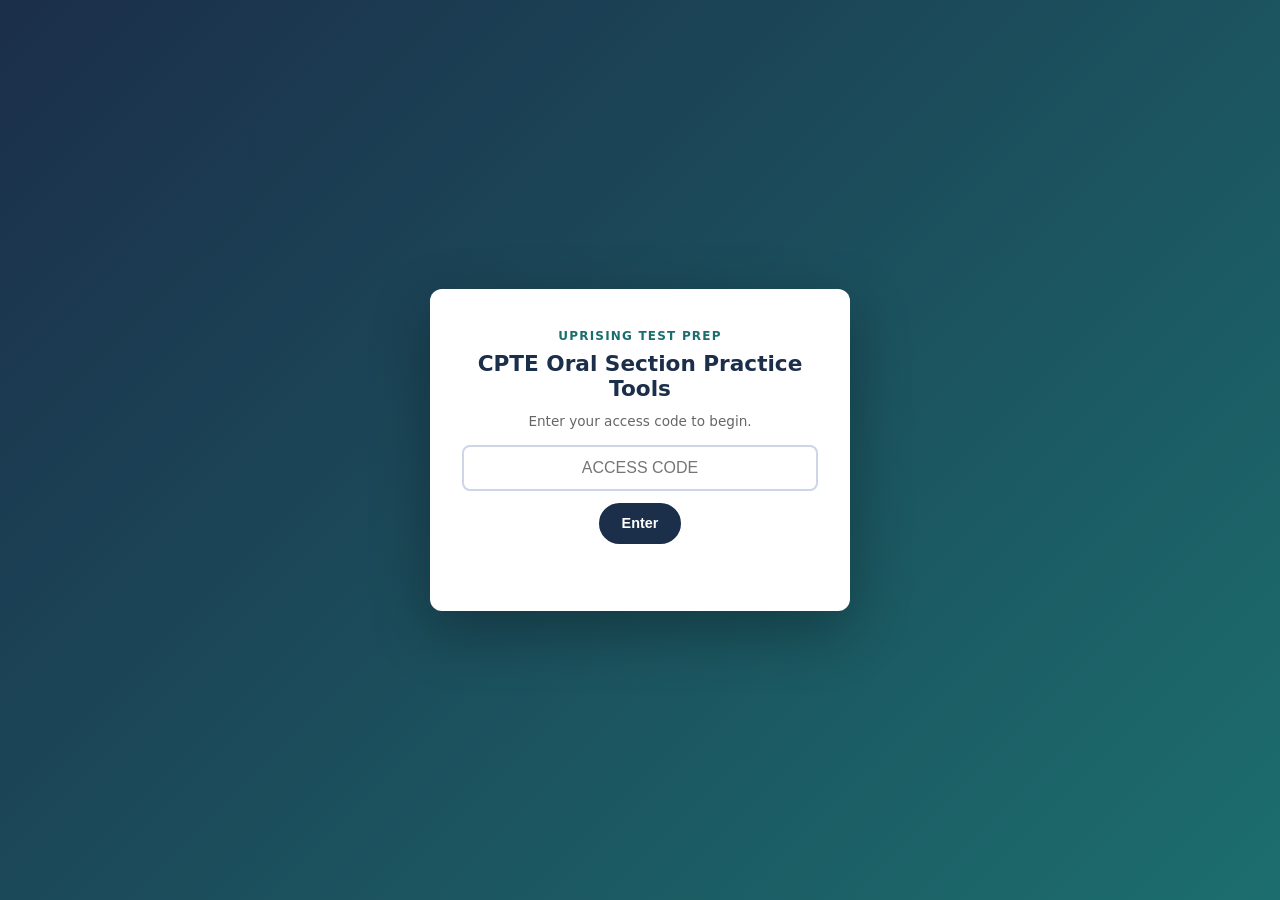
<file: index.html>
<!DOCTYPE html>
<html lang="en">
<head>
<meta charset="UTF-8">
<meta name="viewport" content="width=device-width, initial-scale=1.0">
<title>CPTE Oral Section Case Rehearsal &amp; Question Practice</title>
<link rel="stylesheet" href="style.css">
</head>
<body>

<div id="gate-screen" class="screen">
  <div class="gate-box">
    <div class="brand">Uprising Test Prep</div>
    <h1>CPTE Oral Section Practice Tools</h1>
    <p class="muted">Enter your access code to begin.</p>
    <input id="access-code-input" type="text" placeholder="Access Code" autocomplete="off">
    <button id="gate-submit" class="btn btn-primary">Enter</button>
    <p id="gate-error" class="error"></p>
  </div>
</div>

<div id="mode-screen" class="screen" style="display:none">
  <div class="mode-grid">
    <div class="mode-card" id="mode-cases">
      <h2>Single Case Rehearsal</h2>
      <p>60 practice cases. Read the client profile, clinical scenario and three
      questions, then answer aloud against a real 15-minute clock. Afterwards
      reveal the examiner checklist, performance scale and model spoken answer
      and score yourself.</p>
    </div>
    <div class="mode-card" id="mode-mock">
      <h2>Full Mock Oral Section</h2>
      <p>Sit all 10 cases of a mock back to back, 15 minutes each, with no
      pauses and nothing revealed until the end. Then review and score each
      case for a total out of 150.</p>
    </div>
    <div class="mode-card" id="mode-mcq">
      <h2>Supplementary Question Practice</h2>
      <p>500 knowledge-check questions. The real Oral Section has no multiple
      choice at all, so use this only to drill the facts behind the cases,
      never as a model of the real format.</p>
    </div>
  </div>
</div>

<div id="list-screen" class="screen" style="display:none">
  <header class="app-header">
    <div>
      <div class="brand">Uprising Test Prep</div>
      <h1>60 Practice Cases</h1>
    </div>
    <div class="header-actions">
      <a href="#" id="back-to-mode-from-list" class="btn btn-ghost">Modes</a>
      <a href="flashcards/index.html" target="_blank" class="btn btn-ghost">Flashcards</a>
    </div>
  </header>
  <div class="filters">
    <select id="filter-mock"><option value="">All Mocks</option></select>
    <select id="filter-area"><option value="">All Areas of Practice</option></select>
    <span id="case-count" class="muted"></span>
  </div>
  <div id="case-list" class="station-list"></div>
</div>

<div id="mockpick-screen" class="screen" style="display:none">
  <header class="app-header">
    <button id="back-to-mode-from-mockpick" class="btn btn-ghost">&#8592; Modes</button>
    <div>Full Mock Oral Section</div>
  </header>
  <div class="station-body">
    <section class="panel">
      <h2>Choose a mock</h2>
      <p class="muted">Allow 2 hours 30 minutes. Each case gets exactly 15 minutes. Reading, planning and
      speaking all happen inside the 15 minutes, as on the real exam. Answer out loud. When the clock
      ends the case is closed and you move on, even mid-sentence.</p>
      <div id="mock-buttons" class="timer-controls"></div>
    </section>
  </div>
</div>

<div id="case-screen" class="screen" style="display:none">
  <header class="app-header">
    <button id="back-to-list" class="btn btn-ghost">&#8592; All Cases</button>
    <div id="case-title-header"></div>
  </header>
  <div class="station-body">
    <div class="meta-row">
      <span id="case-area-badge" class="badge"></span>
      <span id="case-mock-badge" class="badge"></span>
    </div>

    <section class="panel timer-panel">
      <div class="mock-bar"><h2>Case Clock</h2><span id="mock-progress" class="muted"></span></div>
      <p class="muted timer-howto" id="timer-howto">
        Read the case below, then click <strong>Start 15-Minute Clock</strong>. The 15 minutes include
        reading, planning and speaking. Answer the three questions aloud, in order. The examiners give
        no time warnings, but this clock does turn amber at 3 minutes and red at 1 minute.
      </p>
      <div id="timer-display" class="big">15:00</div>
      <div id="timer-label" class="muted">Ready</div>
      <div class="timer-controls">
        <button id="timer-start" class="btn btn-primary">Start 15-Minute Clock</button>
        <button id="timer-reset" class="btn btn-ghost">Reset</button>
        <button id="next-case-btn" class="btn btn-primary hidden">Next Case &#8594;</button>
      </div>
    </section>

    <div id="candidate-resource">
      <section class="panel"><h2>Client Profile</h2><p id="case-profile" class="profile-text"></p></section>
      <section class="panel"><h2>Clinical Scenario</h2><p id="case-scenario" class="profile-text"></p></section>
      <section class="panel"><h2>Case Questions <span class="muted">(answer aloud, in this order)</span></h2>
        <div id="case-questions"></div></section>
      <section class="panel"><h2>Notes <span class="muted">(like the exam platform's notes tool)</span></h2>
        <textarea id="case-notes" rows="6" style="width:100%" placeholder="Plan your answers here"></textarea></section>
    </div>

    <section class="panel" id="reveal-panel">
      <button id="reveal-btn" class="btn btn-primary btn-block">Reveal Checklist, Scale and Model Answer</button>
    </section>

    <section id="answer-section" class="panel answer-section" style="display:none">
      <h2>Review and Score Yourself</h2>
      <p class="note">Tick every checklist item you actually said. Choose the scale level that best describes your
      reasoning. This practice scoring (3 points from the checklist, 2 from the scale, per question) is the
      publisher's own, not CAPR's allocation.</p>
      <div id="review-container"></div>
      <div class="score-box" id="case-score"></div>
      <div class="domain-block"><h3>Safety or Professional Point Built Into the Case</h3><p id="safety-point-text"></p></div>
      <div class="domain-block"><h3>Common Candidate Errors</h3><p id="common-errors-text"></p></div>
      <div class="domain-block"><h3>Examiner Notes</h3><p id="examiner-notes-text"></p></div>
    </section>
  </div>
</div>

<div id="mockreview-screen" class="screen" style="display:none">
  <header class="app-header">
    <button id="back-to-mode-from-review" class="btn btn-ghost">&#8592; Modes</button>
    <div id="mockreview-title">Mock Review</div>
  </header>
  <div class="station-body">
    <section class="panel">
      <h2>Mock complete</h2>
      <p class="muted">Open each case to reveal the checklist, scale and model answer and score yourself. Your total out of 150 appears here as you score.</p>
      <div id="mock-total" class="score-box"></div>
      <div id="mock-case-list" class="station-list"></div>
    </section>
  </div>
</div>

<div id="mcq-screen" class="screen" style="display:none">
  <header class="app-header">
    <button id="back-to-mode-from-mcq" class="btn btn-ghost">&#8592; Modes</button>
    <div id="mcq-title-header">Question Practice</div>
  </header>
  <div class="mcq-body">
    <div class="filters" style="padding-left:0;padding-right:0">
      <select id="mcq-filter-area"><option value="">All Areas</option></select>
    </div>
    <div class="mcq-progress" id="mcq-progress"></div>
    <div class="panel">
      <p id="mcq-question" style="font-weight:600; margin-bottom: 0.5rem;"></p>
      <div class="mcq-options" id="mcq-options-container"></div>
      <div id="mcq-explanation" style="display:none"><p id="mcq-explanation-text"></p></div>
      <div class="mcq-nav">
        <button id="mcq-prev" class="btn btn-ghost">&#8592; Previous</button>
        <button id="mcq-next" class="btn btn-primary">Next &#8594;</button>
      </div>
    </div>
    <div id="mcq-score"></div>
  </div>
</div>

<script src="app.js"></script>
</body>
</html>
</file>
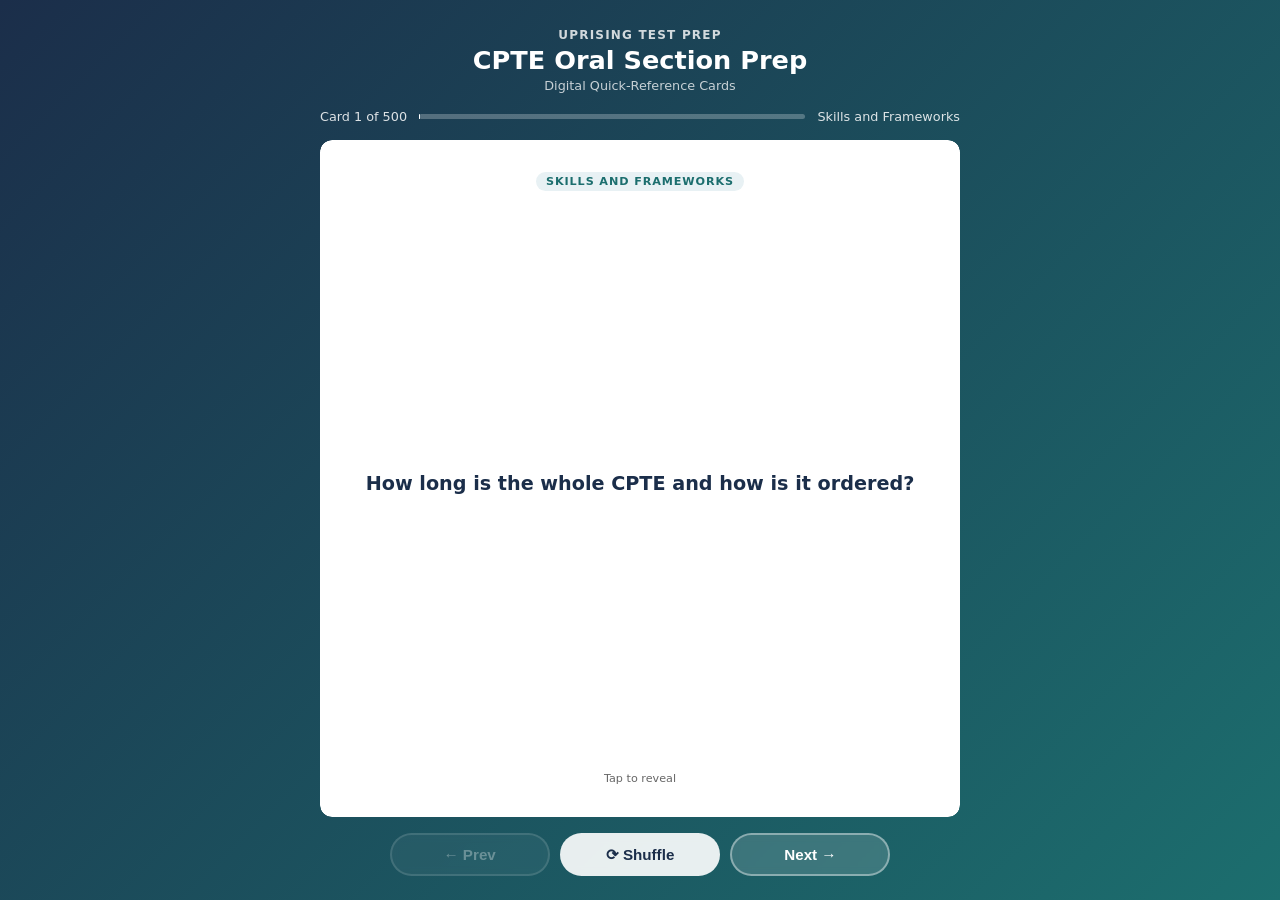
<file: flashcards/index.html>
<!DOCTYPE html>
<html lang="en">
<head>
  <meta charset="UTF-8">
  <meta name="viewport" content="width=device-width, initial-scale=1.0">
  <title>CPTE Oral Section Exam Prep, Flashcards</title>
  <style>
    :root {
      --blue:   #1B2E4A;
      --teal:   #1C6E6E;
      --ltblue: #E8F1F4;
      --white:  #FFFFFF;
      --text:   #1A1A1A;
      --muted:  #666;
      --radius: 12px;
    }
    * { box-sizing: border-box; margin: 0; padding: 0; }
    html, body { height: 100%; }
    body {
      font-family: 'Segoe UI', system-ui, sans-serif;
      background: linear-gradient(135deg, var(--blue) 0%, var(--teal) 100%);
      height: 100dvh;
      max-height: 100dvh;
      overflow: hidden;
      display: flex;
      flex-direction: column;
      align-items: center;
      padding: 1.25rem 1rem 1rem;
      gap: 0.75rem;
      overflow-x: hidden;
    }
    header { text-align: center; color: #fff; flex-shrink: 0; }
    header .brand { font-size: 0.75rem; font-weight: 700; letter-spacing: 0.1em; opacity: 0.8; text-transform: uppercase; }
    header h1 { font-size: 1.3rem; font-weight: 800; margin-top: 0.2rem; }
    header .subtitle { font-size: 0.8rem; opacity: 0.75; margin-top: 0.15rem; }
    #progress-info {
      display: flex; align-items: center; gap: 0.75rem;
      color: rgba(255,255,255,0.85); font-size: 0.8rem;
      flex-shrink: 0; width: 100%; max-width: 640px;
    }
    #progress-bar-track {
      flex: 1; background: rgba(255,255,255,0.25);
      border-radius: 4px; height: 5px;
    }
    #progress-bar-fill { height: 100%; background: #fff; border-radius: 4px; transition: width 0.3s; }
    .card-scene {
      width: 100%; max-width: 640px;
      perspective: 1200px;
      cursor: pointer;
      flex: 1; min-height: 0;
      display: flex; flex-direction: column;
      overflow: hidden;
      border-radius: var(--radius);
    }
    .card-inner {
      position: relative; width: 100%;
      flex: 1; min-height: 0;
      transition: transform 0.55s cubic-bezier(.4,0,.2,1);
      transform-style: preserve-3d;
    }
    .card-scene.flipped .card-inner { transform: rotateY(180deg); }
    .card-face {
      position: absolute; inset: 0;
      backface-visibility: hidden; -webkit-backface-visibility: hidden;
      border-radius: var(--radius);
      display: flex; flex-direction: column;
      padding: 1.5rem 1.75rem;
      box-shadow: 0 12px 40px rgba(0,0,0,0.2);
      overflow: hidden;
      -webkit-mask-image: -webkit-radial-gradient(#fff, #000);
              mask-image: radial-gradient(#fff, #000);
    }
    .card-front { background: var(--white); align-items: center; justify-content: center; }
    .card-back  { background: var(--ltblue); transform: rotateY(180deg); }
    .card-badge {
      font-size: 0.7rem; font-weight: 700; text-transform: uppercase;
      letter-spacing: 0.08em;
      background: var(--ltblue); color: var(--teal);
      padding: 0.2rem 0.65rem; border-radius: 20px;
      margin-bottom: 0.85rem; flex-shrink: 0;
    }
    .card-back .card-badge { background: rgba(28,110,110,0.12); }
    .card-front .q-text {
      font-size: 1.1rem; font-weight: 600; color: var(--blue); line-height: 1.55;
      text-align: center; overflow-y: auto; flex: 1;
      display: flex; align-items: center; justify-content: center;
      scrollbar-width: thin; scrollbar-color: rgba(27,46,74,0.3) transparent;
    }
    .card-back .a-label { font-size: 0.7rem; font-weight: 700; color: var(--teal); text-transform: uppercase; letter-spacing: 0.08em; margin-bottom: 0.4rem; flex-shrink: 0; }
    .card-back .a-text  {
      font-size: 0.975rem; color: var(--text); line-height: 1.65;
      overflow-y: auto; flex: 1; min-height: 0; padding-right: 4px;
      scrollbar-width: thin; scrollbar-color: rgba(28,110,110,0.4) transparent;
      -webkit-overflow-scrolling: touch;
      overscroll-behavior: contain;
    }
    .card-back .a-text::-webkit-scrollbar { width: 4px; }
    .card-back .a-text::-webkit-scrollbar-track { background: transparent; }
    .card-back .a-text::-webkit-scrollbar-thumb { background: rgba(28,110,110,0.4); border-radius: 4px; }
    .tap-hint { flex-shrink: 0; margin-top: 0.6rem; font-size: 0.7rem; color: var(--muted); text-align: center; }
    .card-back .tap-hint { color: var(--teal); opacity: 0.7; }
    .controls {
      display: flex; gap: 0.65rem; flex-wrap: nowrap;
      justify-content: center; flex-shrink: 0;
      width: 100%; max-width: 640px;
      padding-bottom: env(safe-area-inset-bottom, 0px);
    }
    .btn {
      padding: 0.6rem 1.2rem; border-radius: 50px;
      border: 2px solid rgba(255,255,255,0.4);
      background: rgba(255,255,255,0.15); color: #fff;
      font-weight: 700; font-size: 0.875rem; cursor: pointer;
      transition: all 0.2s; backdrop-filter: blur(4px);
      white-space: nowrap; flex: 1; max-width: 160px;
    }
    .btn:hover { background: rgba(255,255,255,0.3); border-color: rgba(255,255,255,0.7); }
    .btn:active { transform: scale(0.96); }
    .btn:disabled { opacity: 0.35; cursor: not-allowed; }
    .btn.btn-primary { background: rgba(255,255,255,0.9); color: var(--blue); border-color: transparent; }
    .btn.btn-primary:hover { background: #fff; }
    #loading { color: rgba(255,255,255,0.8); font-size: 1rem; text-align: center; padding: 3rem; flex: 1; }
    @media (min-width: 768px) {
      body { padding: 1.75rem 1.5rem 1.5rem; gap: 1rem; }
      header h1 { font-size: 1.6rem; }
      .card-face { padding: 2rem 2.5rem; }
      .card-front .q-text { font-size: 1.2rem; }
      .card-back .a-text { font-size: 1.05rem; }
      .btn { font-size: 0.95rem; padding: 0.65rem 1.4rem; }
    }
    @media (max-width: 380px) {
      body { padding: 0.75rem; gap: 0.5rem; }
      header .brand { font-size: 0.65rem; }
      header h1 { font-size: 1.1rem; }
      header .subtitle { display: none; }
      .card-face { padding: 1rem 1.1rem; }
      .card-front .q-text { font-size: 0.975rem; }
      .card-back .a-text { font-size: 0.875rem; }
      .btn { font-size: 0.8rem; padding: 0.5rem 0.75rem; }
    }
  </style>
</head>
<body>
<header>
  <div class="brand">Uprising Test Prep</div>
  <h1>CPTE Oral Section Prep</h1>
  <div class="subtitle">Digital Quick-Reference Cards</div>
</header>
<div id="progress-info">
  <span id="card-counter">Loading cards</span>
  <div id="progress-bar-track"><div id="progress-bar-fill" style="width:0%"></div></div>
  <span id="domain-label"></span>
</div>
<div id="loading">Loading flashcards...</div>
<div class="card-scene" id="card-scene" style="display:none" onclick="flipCard()">
  <div class="card-inner" id="card-inner">
    <div class="card-face card-front">
      <div class="card-badge" id="front-badge"></div>
      <div class="q-text" id="q-text"></div>
      <div class="tap-hint">Tap to reveal</div>
    </div>
    <div class="card-face card-back">
      <div class="card-badge" id="back-badge">Quick Reference</div>
      <div class="a-label">Quick Reference</div>
      <div class="a-text" id="a-text"></div>
      <div class="tap-hint">Tap to flip back</div>
    </div>
  </div>
</div>
<div class="controls" id="controls" style="display:none">
  <button class="btn" id="prev-btn" onclick="event.stopPropagation();move(-1)" disabled>&#8592; Prev</button>
  <button class="btn btn-primary" onclick="event.stopPropagation();shuffleCards()">&#10227; Shuffle</button>
  <button class="btn" id="next-btn" onclick="event.stopPropagation();move(1)">Next &#8594;</button>
</div>
<script>
const MODULE_LABELS = {
  msk: "Musculoskeletal", neu: "Neurological", cvr: "Cardiovascular-Respiratory",
  oth: "Other Systems", pro: "Professional Practice and Ethics", skills: "Skills and Frameworks",
};
let cards   = [];
let current = 0;
async function init() {
  try {
    const res = await fetch('flashcards.json');
    if (!res.ok) throw new Error('Network error');
    cards = await res.json();
    document.getElementById('loading').style.display    = 'none';
    document.getElementById('card-scene').style.display = 'flex';
    document.getElementById('controls').style.display   = 'flex';
    show();
  } catch (e) {
    document.getElementById('loading').textContent = 'Error loading flashcards. Please try refreshing.';
  }
}
function moduleLabel(key) {
  return MODULE_LABELS[key] || key.replace(/_/g, ' ').replace(/\b\w/g, c => c.toUpperCase());
}
function show() {
  const c = cards[current];
  document.getElementById('card-scene').classList.remove('flipped');
  document.getElementById('a-text').scrollTop = 0;
  const label = moduleLabel(c.area || c.module || c.domain || c.chapter || '');
  document.getElementById('q-text').textContent       = c.front;
  document.getElementById('a-text').textContent       = c.back;
  document.getElementById('front-badge').textContent  = label;
  document.getElementById('back-badge').textContent   = label;
  document.getElementById('card-counter').textContent = `Card ${current+1} of ${cards.length}`;
  document.getElementById('domain-label').textContent = label;
  document.getElementById('progress-bar-fill').style.width = `${((current+1)/cards.length*100).toFixed(1)}%`;
  document.getElementById('prev-btn').disabled = current === 0;
  document.getElementById('next-btn').disabled = current === cards.length - 1;
}
function flipCard() { document.getElementById('card-scene').classList.toggle('flipped'); }
function move(dir) {
  const next = current + dir;
  if (next < 0 || next >= cards.length) return;
  current = next; show();
}
function shuffleCards() {
  for (let i = cards.length - 1; i > 0; i--) {
    const j = Math.floor(Math.random() * (i+1));
    [cards[i], cards[j]] = [cards[j], cards[i]];
  }
  current = 0; show();
}
document.addEventListener('keydown', e => {
  if (e.key === 'ArrowRight' || e.key === 'ArrowDown') move(1);
  else if (e.key === 'ArrowLeft' || e.key === 'ArrowUp') move(-1);
  else if (e.key === ' ' || e.key === 'Enter') { e.preventDefault(); flipCard(); }
});
init();
</script>
</body>
</html>
</file>
<file: style.css>
:root {
  --navy: #1B2E4A;
  --teal: #1C6E6E;
  --ltblue: #E8F1F4;
  --white: #FFFFFF;
  --text: #1A1A1A;
  --muted: #666;
  --radius: 12px;
  --danger: #9C4A1F;
  --good: #2d6a4f;
}
* { box-sizing: border-box; margin: 0; padding: 0; }
html, body { height: 100%; }
body {
  font-family: 'Segoe UI', system-ui, sans-serif;
  background: #F4F7FB;
  color: var(--text);
  min-height: 100dvh;
}
.screen { min-height: 100dvh; }

/* Gate screen */
#gate-screen {
  display: flex; align-items: center; justify-content: center;
  background: linear-gradient(135deg, var(--navy) 0%, var(--teal) 100%);
  padding: 1.5rem;
}
.gate-box {
  background: #fff; border-radius: var(--radius);
  padding: 2.5rem 2rem; max-width: 420px; width: 100%;
  text-align: center; box-shadow: 0 20px 60px rgba(0,0,0,0.3);
}
.brand { font-size: 0.75rem; font-weight: 700; letter-spacing: 0.1em; text-transform: uppercase; color: var(--teal); }
.gate-box h1 { font-size: 1.35rem; margin: 0.5rem 0 0.75rem; color: var(--navy); }
.muted { color: var(--muted); font-size: 0.85rem; }
#access-code-input {
  width: 100%; padding: 0.75rem 1rem; margin: 1rem 0 0.75rem;
  border: 2px solid #ccd6e6; border-radius: 8px; font-size: 1rem;
  text-transform: uppercase; text-align: center;
}
.error { color: var(--danger); font-size: 0.85rem; min-height: 1.2rem; margin-top: 0.5rem; }

/* Buttons */
.btn {
  padding: 0.65rem 1.3rem; border-radius: 50px; border: 2px solid var(--navy);
  background: #fff; color: var(--navy); font-weight: 700; font-size: 0.9rem;
  cursor: pointer; transition: all 0.15s; text-decoration: none; display: inline-block;
}
.btn:hover { background: var(--ltblue); }
.btn-primary { background: var(--navy); color: #fff; }
.btn-primary:hover { background: var(--teal); border-color: var(--teal); }
.btn-ghost { border-color: #ccd6e6; color: var(--navy); background: transparent; }
.btn-block { width: 100%; }
.btn:disabled { opacity: 0.4; cursor: not-allowed; }

/* Header */
.app-header {
  display: flex; justify-content: space-between; align-items: center;
  background: var(--navy); color: #fff; padding: 1rem 1.25rem;
  flex-wrap: wrap; gap: 0.75rem;
}
.app-header h1 { font-size: 1.15rem; }
.app-header .brand { color: rgba(255,255,255,0.75); }
.app-header .btn-ghost {
  color: #fff; border-color: rgba(255,255,255,0.55); background: rgba(255,255,255,0.1);
}
.app-header .btn-ghost:hover { background: rgba(255,255,255,0.25); border-color: #fff; }
#station-title-header, #mcq-title-header { font-weight: 700; font-size: 1.05rem; }

/* Mode select */
#mode-screen { display: flex; align-items: center; justify-content: center; padding: 2rem 1rem; }
.mode-grid { display: grid; grid-template-columns: repeat(auto-fit, minmax(260px, 1fr)); gap: 1.25rem; max-width: 780px; }
.mode-card {
  background: #fff; border-radius: var(--radius); padding: 1.6rem 1.4rem; cursor: pointer;
  box-shadow: 0 4px 16px rgba(0,0,0,0.08); border: 2px solid transparent; text-align: left;
}
.mode-card:hover { border-color: var(--teal); transform: translateY(-2px); }
.mode-card h2 { color: var(--navy); font-size: 1.15rem; margin-bottom: 0.5rem; }
.mode-card p { color: var(--muted); font-size: 0.9rem; line-height: 1.5; }

/* Filters + list */
.filters {
  display: flex; gap: 0.75rem; padding: 1rem 1.25rem; flex-wrap: wrap; align-items: center;
}
.filters select {
  padding: 0.5rem 0.75rem; border-radius: 8px; border: 1px solid #ccd6e6; font-size: 0.9rem;
}
.station-list {
  display: grid; grid-template-columns: repeat(auto-fill, minmax(280px, 1fr));
  gap: 0.9rem; padding: 0 1.25rem 2rem;
}
.station-card {
  background: #fff; border-radius: var(--radius); padding: 1rem 1.1rem;
  box-shadow: 0 2px 10px rgba(0,0,0,0.06); cursor: pointer; border: 1px solid #e6ecf5;
  transition: transform 0.1s, box-shadow 0.1s;
}
.station-card:hover { transform: translateY(-2px); box-shadow: 0 6px 20px rgba(0,0,0,0.1); }
.station-card .num { font-size: 0.75rem; color: var(--teal); font-weight: 700; }
.station-card .title { font-weight: 700; margin: 0.25rem 0 0.5rem; color: var(--navy); }
.station-card .tags { display: flex; gap: 0.4rem; flex-wrap: wrap; }
.tag {
  font-size: 0.68rem; font-weight: 700; text-transform: uppercase; letter-spacing: 0.03em;
  padding: 0.15rem 0.5rem; border-radius: 20px; background: var(--ltblue); color: var(--teal);
}
.station-card.done { border-color: #7fbf8f; }
.station-card .done-check { color: var(--good); font-weight: 700; font-size: 0.8rem; }

/* Station / MCQ detail screen */
.station-body, .mcq-body { max-width: 760px; margin: 0 auto; padding: 1.25rem 1rem 3rem; }
.meta-row { display: flex; gap: 0.5rem; margin-bottom: 1rem; flex-wrap: wrap; }
.badge {
  font-size: 0.72rem; font-weight: 700; text-transform: uppercase; padding: 0.25rem 0.7rem;
  border-radius: 20px; background: var(--navy); color: #fff;
}
.panel {
  background: #fff; border-radius: var(--radius); padding: 1.25rem 1.4rem;
  margin-bottom: 1rem; box-shadow: 0 2px 10px rgba(0,0,0,0.05);
}
.panel h2 { font-size: 0.95rem; color: var(--teal); margin-bottom: 0.5rem; text-transform: uppercase; letter-spacing: 0.03em; }
.panel p { line-height: 1.6; white-space: pre-wrap; }

/* Timer */
.timer-panel { text-align: center; }
.timer-howto { text-align: left; font-size: 0.85rem; line-height: 1.5; margin-bottom: 0.75rem; }
#timer-display { font-size: 3rem; font-weight: 800; color: var(--navy); font-variant-numeric: tabular-nums; }
#timer-label { margin-bottom: 0.75rem; }
.timer-controls { display: flex; gap: 0.6rem; justify-content: center; flex-wrap: wrap; margin-top: 0.75rem; }
#timer-display.warning { color: var(--danger); }
#timer-display.done { color: var(--good); }

/* Marking domains */
.domain-block { margin-top: 0.75rem; }
.domain-block h3 { font-size: 0.85rem; color: var(--navy); margin-bottom: 0.3rem; }
.domain-grade-row { display: flex; gap: 0.5rem; flex-wrap: wrap; margin-bottom: 0.5rem; }
.domain-grade-row span { font-size: 0.75rem; padding: 0.15rem 0.5rem; border-radius: 12px; background: var(--ltblue); }

/* MCQ quiz */
.mcq-progress { text-align: center; margin-bottom: 1rem; font-weight: 700; color: var(--navy); }
.mcq-options { display: flex; flex-direction: column; gap: 0.6rem; margin: 1rem 0; }
.mcq-option {
  display: flex; align-items: flex-start; gap: 0.6rem; padding: 0.8rem 1rem; border-radius: 10px;
  border: 2px solid #ccd6e6; background: #fff; cursor: pointer; text-align: left;
}
.mcq-option:hover { border-color: var(--teal); }
.mcq-option .opt-letter { font-weight: 800; color: var(--navy); }
.mcq-option.correct { border-color: var(--good); background: #eafaf0; }
.mcq-option.incorrect { border-color: var(--danger); background: #fdf1ea; }
.mcq-option.disabled { cursor: default; }
#mcq-explanation { margin-top: 1rem; }
.mcq-nav { display: flex; justify-content: space-between; margin-top: 1.25rem; }
#mcq-score { text-align: center; font-weight: 700; color: var(--navy); margin-top: 0.5rem; }

@media print {
  #gate-screen, #mode-screen, #list-screen, .app-header, .filters, #reveal-btn,
  .timer-panel, #print-partner-btn { display: none !important; }
  #print-area { display: block !important; }
  body * { visibility: hidden; }
  #print-area, #print-area * { visibility: visible; }
  #print-area { position: absolute; left: 0; top: 0; width: 100%; padding: 1in; }
}

/* CPTE Oral additions */
.q-block { border-left: 4px solid var(--teal, #1C6E6E); padding-left: 1rem; margin: 1rem 0; }
.check-list { list-style: none; padding: 0; margin: 0.3rem 0 0.8rem; }
.check-list li { display: flex; gap: 0.5rem; align-items: flex-start; padding: 0.25rem 0; }
.check-list li.crit span.txt { font-weight: 700; }
.crit-tag { background: #9C4A1F; color: #fff; font-size: 0.7rem; padding: 1px 6px; border-radius: 8px; margin-left: 0.3rem; }
.scale-row { display: flex; gap: 0.5rem; flex-wrap: wrap; margin: 0.4rem 0 0.8rem; }
.scale-row label { border: 1px solid #ccd6e6; border-radius: 8px; padding: 0.4rem 0.7rem; cursor: pointer; background: #fff; }
.scale-row input:checked + span { font-weight: 700; }
.scale-desc { font-size: 0.9rem; color: #444; margin: 0.2rem 0; }
.score-box { background: #E8F1F4; border-radius: 10px; padding: 0.8rem 1rem; margin: 1rem 0; font-weight: 600; }
.profile-text { white-space: pre-wrap; }
#timer-display.big { font-size: 4rem; }
.mock-bar { display: flex; justify-content: space-between; align-items: center; flex-wrap: wrap; gap: 0.5rem; }
.hidden { display: none !important; }
.note { font-size: 0.85rem; color: #666; }
</file>
